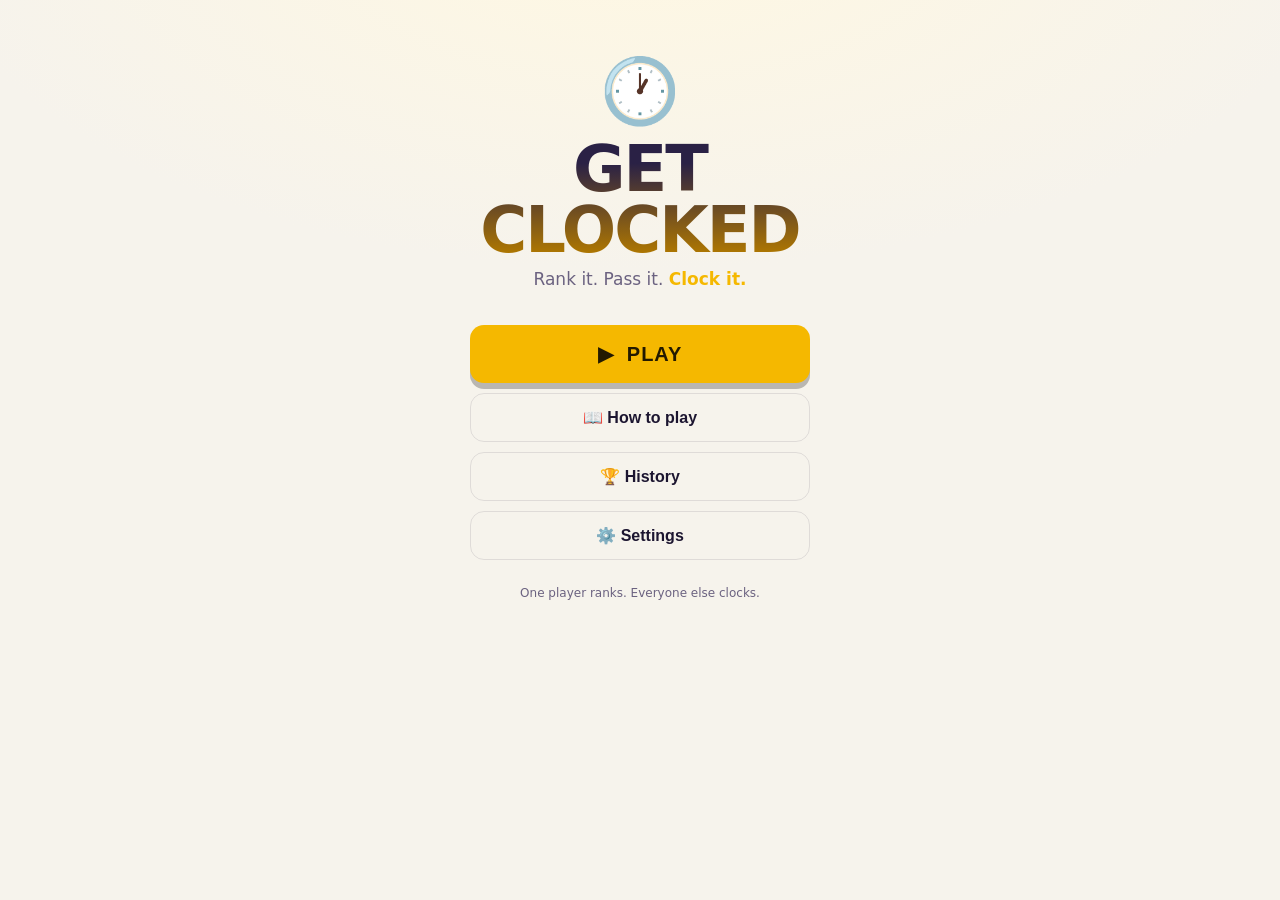
<file: index.html>
<!DOCTYPE html>
<html lang="en" data-theme="dark">
<head>
<meta charset="utf-8">
<meta name="viewport" content="width=device-width, initial-scale=1, viewport-fit=cover">
<title>GET CLOCKED — Rank it. Pass it. Clock it.</title>
<meta name="description" content="GET CLOCKED: the pass-and-play party game. Rank it. Pass it. Clock it.">
<link rel="icon" href="favicon.svg" type="image/svg+xml">
<link rel="manifest" href="manifest.json">
<meta name="theme-color" content="#16121f">
<link rel="stylesheet" href="css/styles.css">
</head>
<body>
<div id="app"><main id="screen"></main></div>
<script src="js/data.js"></script>
<script src="js/store.js"></script>
<script src="js/ads.js"></script>
<script src="js/haptics.js"></script>
<script src="js/app.js"></script>
<script src="js/game.js"></script>
<script>
/* Offline shell: cache the app so pass-and-play works with no connection.
 * Guarded — plain http(s) only, so the Capacitor wrapper and file:// are unaffected. */
if ("serviceWorker" in navigator && location.protocol.indexOf("http") === 0) {
  window.addEventListener("load", function () {
    navigator.serviceWorker.register("sw.js").catch(function () { /* offline is best-effort */ });
  });
}
</script>
</body>
</html>
</file>
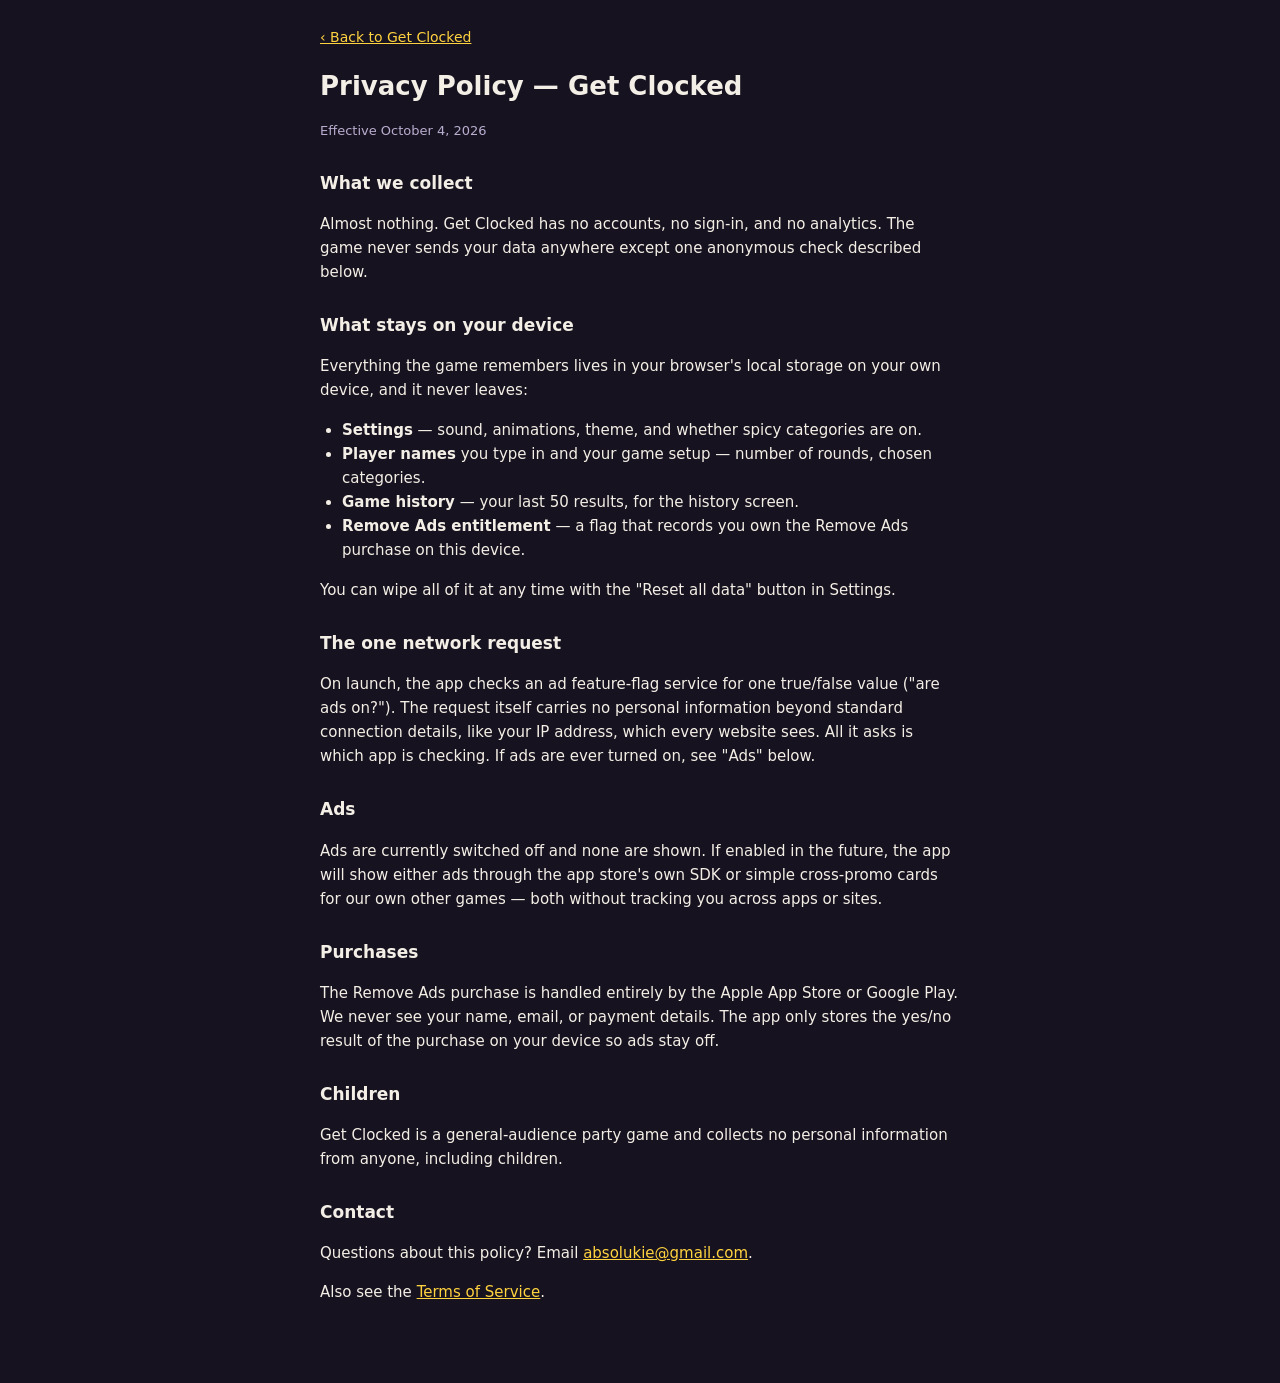
<file: privacy.html>
<!DOCTYPE html>
<html lang="en" data-theme="dark">
<head>
<meta charset="utf-8">
<meta name="viewport" content="width=device-width, initial-scale=1, viewport-fit=cover">
<title>Privacy Policy — GET CLOCKED</title>
<meta name="theme-color" content="#16121f">
<style>
:root{--bg:#16121f;--fg:#f4efe6;--mut:#b9aed0;--line:rgba(255,255,255,.12)}
*{box-sizing:border-box}
body{margin:0;background:var(--bg);color:var(--fg);font-family:system-ui,-apple-system,"Segoe UI",Roboto,sans-serif;line-height:1.6;padding:24px 18px 64px}
main{max-width:640px;margin:0 auto}
h1{font-size:26px;margin:0 0 4px}
h2{font-size:17px;margin:28px 0 6px}
p,li{font-size:15px;color:var(--fg)}
p.mut{color:var(--mut);font-size:13px}
ul{padding-left:22px}
a{color:#ffd23f;touch-action:manipulation}
.back{display:inline-block;margin-bottom:18px;font-size:14px}
</style>
</head>
<body>
<main>
<a class="back" href="index.html">‹ Back to Get Clocked</a>
<h1>Privacy Policy — Get Clocked</h1>
<p class="mut">Effective October 4, 2026</p>

<h2>What we collect</h2>
<p>Almost nothing. Get Clocked has no accounts, no sign-in, and no analytics. The game never sends your data anywhere except one anonymous check described below.</p>

<h2>What stays on your device</h2>
<p>Everything the game remembers lives in your browser's local storage on your own device, and it never leaves:</p>
<ul>
<li><b>Settings</b> — sound, animations, theme, and whether spicy categories are on.</li>
<li><b>Player names</b> you type in and your game setup — number of rounds, chosen categories.</li>
<li><b>Game history</b> — your last 50 results, for the history screen.</li>
<li><b>Remove Ads entitlement</b> — a flag that records you own the Remove Ads purchase on this device.</li>
</ul>
<p>You can wipe all of it at any time with the "Reset all data" button in Settings.</p>

<h2>The one network request</h2>
<p>On launch, the app checks an ad feature-flag service for one true/false value ("are ads on?"). The request itself carries no personal information beyond standard connection details, like your IP address, which every website sees. All it asks is which app is checking. If ads are ever turned on, see "Ads" below.</p>

<h2>Ads</h2>
<p>Ads are currently switched off and none are shown. If enabled in the future, the app will show either ads through the app store's own SDK or simple cross-promo cards for our own other games — both without tracking you across apps or sites.</p>

<h2>Purchases</h2>
<p>The Remove Ads purchase is handled entirely by the Apple App Store or Google Play. We never see your name, email, or payment details. The app only stores the yes/no result of the purchase on your device so ads stay off.</p>

<h2>Children</h2>
<p>Get Clocked is a general-audience party game and collects no personal information from anyone, including children.</p>

<h2>Contact</h2>
<p>Questions about this policy? Email <a href="mailto:absolukie@gmail.com">absolukie@gmail.com</a>.</p>
<p>Also see the <a href="terms.html">Terms of Service</a>.</p>
</main>
</body>
</html>
</file>
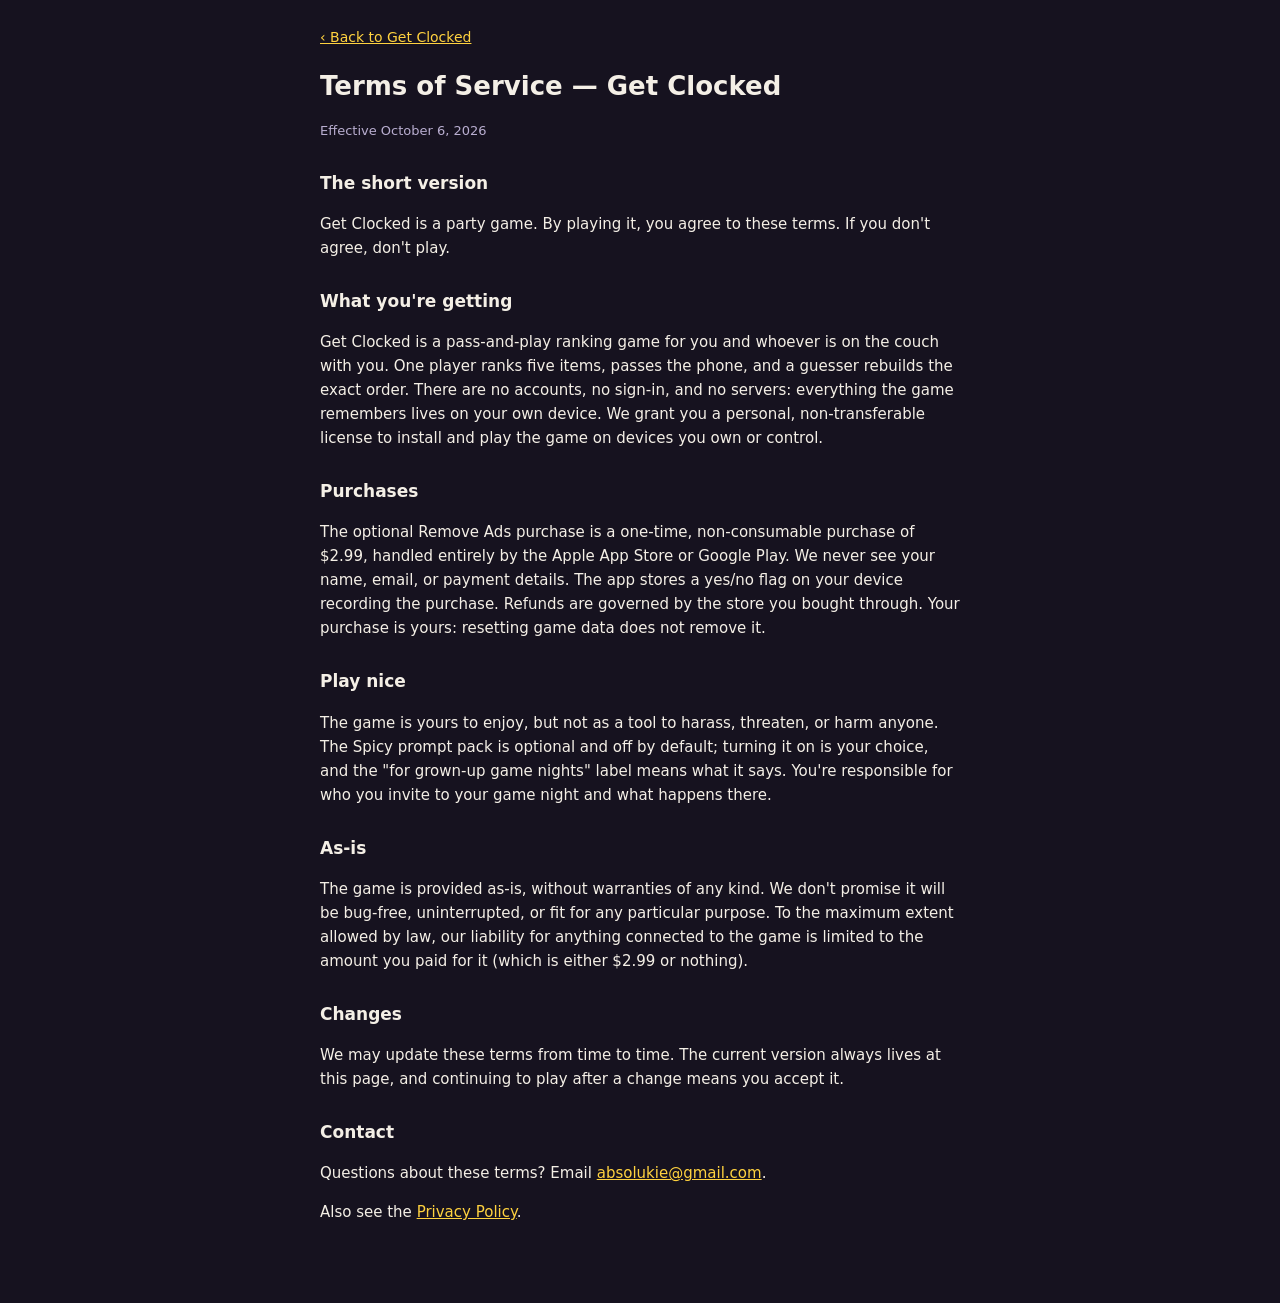
<file: terms.html>
<!DOCTYPE html>
<html lang="en" data-theme="dark">
<head>
<meta charset="utf-8">
<meta name="viewport" content="width=device-width, initial-scale=1, viewport-fit=cover">
<title>Terms of Service — GET CLOCKED</title>
<meta name="theme-color" content="#16121f">
<style>
:root{--bg:#16121f;--fg:#f4efe6;--mut:#b9aed0;--line:rgba(255,255,255,.12)}
*{box-sizing:border-box}
body{margin:0;background:var(--bg);color:var(--fg);font-family:system-ui,-apple-system,"Segoe UI",Roboto,sans-serif;line-height:1.6;padding:24px 18px 64px}
main{max-width:640px;margin:0 auto}
h1{font-size:26px;margin:0 0 4px}
h2{font-size:17px;margin:28px 0 6px}
p,li{font-size:15px;color:var(--fg)}
p.mut{color:var(--mut);font-size:13px}
ul{padding-left:22px}
a{color:#ffd23f;touch-action:manipulation}
.back{display:inline-block;margin-bottom:18px;font-size:14px}
</style>
</head>
<body>
<main>
<a class="back" href="index.html">‹ Back to Get Clocked</a>
<h1>Terms of Service — Get Clocked</h1>
<p class="mut">Effective October 6, 2026</p>

<h2>The short version</h2>
<p>Get Clocked is a party game. By playing it, you agree to these terms. If you don't agree, don't play.</p>

<h2>What you're getting</h2>
<p>Get Clocked is a pass-and-play ranking game for you and whoever is on the couch with you. One player ranks five items, passes the phone, and a guesser rebuilds the exact order. There are no accounts, no sign-in, and no servers: everything the game remembers lives on your own device. We grant you a personal, non-transferable license to install and play the game on devices you own or control.</p>

<h2>Purchases</h2>
<p>The optional Remove Ads purchase is a one-time, non-consumable purchase of $2.99, handled entirely by the Apple App Store or Google Play. We never see your name, email, or payment details. The app stores a yes/no flag on your device recording the purchase. Refunds are governed by the store you bought through. Your purchase is yours: resetting game data does not remove it.</p>

<h2>Play nice</h2>
<p>The game is yours to enjoy, but not as a tool to harass, threaten, or harm anyone. The Spicy prompt pack is optional and off by default; turning it on is your choice, and the "for grown-up game nights" label means what it says. You're responsible for who you invite to your game night and what happens there.</p>

<h2>As-is</h2>
<p>The game is provided as-is, without warranties of any kind. We don't promise it will be bug-free, uninterrupted, or fit for any particular purpose. To the maximum extent allowed by law, our liability for anything connected to the game is limited to the amount you paid for it (which is either $2.99 or nothing).</p>

<h2>Changes</h2>
<p>We may update these terms from time to time. The current version always lives at this page, and continuing to play after a change means you accept it.</p>

<h2>Contact</h2>
<p>Questions about these terms? Email <a href="mailto:absolukie@gmail.com">absolukie@gmail.com</a>.</p>
<p>Also see the <a href="privacy.html">Privacy Policy</a>.</p>
</main>
</body>
</html>
</file>
<file: css/styles.css>
:root{
  --bg:#16121f; --bg2:#1d1730; --card:#241d3a; --card2:#2c2350;
  --ink:#ffffff; --mut:#b9aecb; --line:rgba(255,255,255,.09);
  --acc:#ffd23f; --acc-ink:#231a00; --pink:#ff5d8f; --blue:#4cc9f0; --green:#7bf59b;
  --danger:#ff6b6b; --radius:18px;
  --shadow:0 10px 30px rgba(0,0,0,.35);
}
[data-theme="light"]{
  --bg:#f6f3ec; --bg2:#efe9dc; --card:#ffffff; --card2:#f3efe4;
  --ink:#1c1530; --mut:#6b6280; --line:rgba(20,10,40,.1);
  --acc:#f5b800; --acc-ink:#231a00;
  --shadow:0 10px 26px rgba(60,40,90,.14);
}
*{box-sizing:border-box; -webkit-tap-highlight-color:transparent;}
html,body{margin:0;padding:0;}
body{
  background:radial-gradient(1200px 600px at 50% -10%, #2b2144 0%, var(--bg) 55%) fixed, var(--bg);
  color:var(--ink);
  font-family:"Avenir Next","Segoe UI",system-ui,-apple-system,sans-serif;
  min-height:100vh; min-height:100dvh;
}
[data-theme="light"] body{background:radial-gradient(1200px 600px at 50% -10%, #fff8e2 0%, var(--bg) 60%) fixed, var(--bg);}
#app{max-width:540px;margin:0 auto;min-height:100dvh;display:flex;flex-direction:column;}
#screen{flex:1;padding:20px 16px calc(28px + env(safe-area-inset-bottom));}
.screen.enter{animation:rise .28s ease both;}
.screen.noanim.enter{animation:none;}
@keyframes rise{from{opacity:0;transform:translateY(14px);}to{opacity:1;transform:none;}}
@media (prefers-reduced-motion:reduce){.screen.enter{animation:none;}}

/* type */
h1{font-size:30px;margin:6px 0;letter-spacing:-.5px;font-weight:900;}
.sub{color:var(--mut);margin:0 0 14px;font-size:15px;line-height:1.45;}
.ghead{text-align:center;margin:8px 0 16px;}
.logo-mini{font-size:34px;}
.tagline{color:var(--mut);font-size:15px;margin-top:6px;}
.tagline b{color:var(--acc);}

/* hero */
.hero{text-align:center;padding:34px 10px 10px;}
.hero .clock{font-size:64px;animation:tick 2.4s ease-in-out infinite;display:inline-block;}
@keyframes tick{0%,100%{transform:rotate(-8deg);}50%{transform:rotate(8deg);}}
.hero .title{font-size:64px;font-weight:900;line-height:.95;letter-spacing:-2px;margin:10px 0 4px;
  background:linear-gradient(180deg,#fff 30%,var(--acc) 90%);-webkit-background-clip:text;background-clip:text;color:transparent;}
[data-theme="light"] .hero .title{background:linear-gradient(180deg,#2a2145 20%,#b07800 95%);-webkit-background-clip:text;background-clip:text;color:transparent;}
.hero .tagline{font-size:17px;margin:8px 0 26px;}
.hero .tagline b{color:var(--acc);}
.menu{display:flex;flex-direction:column;gap:10px;max-width:340px;margin:0 auto;}
.foot{margin-top:26px;text-align:center;color:var(--mut);font-size:12px;}

/* buttons */
.btn{border:0;border-radius:14px;padding:14px 18px;font-size:16px;font-weight:800;cursor:pointer;
  background:var(--card);color:var(--ink);border:1px solid var(--line);transition:transform .08s ease, filter .15s;}
.btn:active{transform:scale(.97);}
.btn.primary{background:var(--acc);color:var(--acc-ink);border:0;box-shadow:0 6px 0 rgba(0,0,0,.25);}
.btn.primary:active{transform:translateY(3px);box-shadow:0 2px 0 rgba(0,0,0,.25);}
.btn.big{font-size:20px;padding:17px;letter-spacing:1px;}
.btn.ghost{background:transparent;}
.btn.small{padding:9px 13px;font-size:14px;border-radius:11px;}
.btn.danger{background:transparent;border:1px solid var(--danger);color:var(--danger);}
.btn.block{width:100%;}
.btn.sel{border-color:var(--acc);color:var(--acc);}
.btn:disabled{opacity:.35;}
.stepbadge{display:inline-block;background:var(--pink);color:#fff;font-weight:900;font-size:13px;letter-spacing:2px;
  padding:7px 14px;border-radius:999px;margin-bottom:8px;}
.stepbadge.s1{background:var(--blue);} .stepbadge.s2{background:var(--pink);} .stepbadge.s3{background:var(--acc);color:var(--acc-ink);}

/* cards & rows */
.card{background:var(--card);border:1px solid var(--line);border-radius:var(--radius);padding:16px;margin:12px 0;box-shadow:var(--shadow);}
.rowline{display:flex;align-items:center;gap:10px;}
.grow{flex:1;min-width:0;}
input[type=text]{width:100%;background:var(--bg2);border:1px solid var(--line);color:var(--ink);
  border-radius:12px;padding:13px 14px;font-size:16px;outline:none;}
input[type=text]:focus{border-color:var(--acc);}
.plist{display:flex;flex-direction:column;gap:8px;margin:10px 0;}
.prow{display:flex;align-items:center;gap:10px;background:var(--card);border:1px solid var(--line);border-radius:12px;padding:10px 12px;}
.prow .nm{flex:1;font-weight:700;font-size:16px;overflow:hidden;text-overflow:ellipsis;white-space:nowrap;}
.xbtn{border:0;background:transparent;color:var(--mut);font-size:18px;cursor:pointer;padding:6px 10px;border-radius:8px;}
.field{margin:14px 0;}
.field label{display:block;font-weight:800;font-size:13px;letter-spacing:1.5px;color:var(--mut);margin-bottom:8px;}
.seg{display:flex;gap:8px;flex-wrap:wrap;}

/* categories */
.catbtns{display:flex;gap:8px;margin:10px 0 4px;}
.cats{display:flex;flex-wrap:wrap;gap:8px;margin:12px 0;}
.chip{border:1.5px solid var(--line);background:var(--card);color:var(--ink);border-radius:999px;
  padding:9px 14px;font-size:14px;font-weight:700;cursor:pointer;transition:all .12s;}
.chip:active{transform:scale(.95);}
.chip.sel{background:var(--acc);border-color:var(--acc);color:var(--acc-ink);}
.chip.spicy.sel{background:var(--pink);border-color:var(--pink);color:#fff;}
/* checkmark always reserves its space: selecting never changes chip size */
.chip .ck{display:inline-block;min-width:1em;}
.chip:not(.sel) .ck{visibility:hidden;}
.catcount{text-align:center;color:var(--mut);font-weight:800;letter-spacing:1.5px;font-size:13px;margin:12px 0;}
.stickybar{position:sticky;bottom:calc(12px + env(safe-area-inset-bottom));background:var(--bg2);
  border:1px solid var(--line);border-radius:16px;padding:12px;box-shadow:var(--shadow);}

/* ordering */
.olist{display:flex;flex-direction:column;gap:8px;margin:14px 0;}
.orow{display:flex;align-items:center;gap:10px;background:var(--card);border:1px solid var(--line);
  border-radius:14px;padding:10px 8px 10px 12px;}
.onum{font-weight:900;color:var(--acc);font-size:17px;min-width:38px;}
.otxt{flex:1;font-weight:700;font-size:16px;line-height:1.3;}
.octl{display:flex;flex-direction:column;gap:4px;}
.obtn{border:1px solid var(--line);background:var(--bg2);color:var(--ink);border-radius:9px;
  width:44px;height:34px;font-size:14px;cursor:pointer;font-weight:900;}
.obtn:active{background:var(--acc);color:var(--acc-ink);}
.obtn:disabled{opacity:.25;}
.qcard{background:linear-gradient(135deg,var(--card2),var(--card));border:1px solid var(--line);
  border-radius:var(--radius);padding:18px;text-align:center;margin:10px 0;}
.qcard .qc{font-size:12px;font-weight:900;letter-spacing:2px;color:var(--acc);margin-bottom:6px;}
.qcard .qq{font-size:21px;font-weight:900;line-height:1.3;}
.qcard .qh{color:var(--mut);font-size:13px;margin-top:8px;}
.passhero{text-align:center;padding:30px 10px;}
.passhero .big{font-size:52px;font-weight:900;letter-spacing:-1px;line-height:1;margin:12px 0;}
.passhero .eye{font-size:46px;}
.passhero p{color:var(--mut);font-size:16px;}

/* reveal */
.bigscore{font-size:84px;font-weight:900;text-align:center;letter-spacing:-3px;line-height:1;margin:6px 0;}
.verdict{text-align:center;font-size:24px;font-weight:900;margin:4px 0 14px;}
.verdict small{display:block;font-size:15px;color:var(--mut);font-weight:700;margin-top:4px;}
.cmp{display:grid;grid-template-columns:1fr 1fr;gap:8px;margin:12px 0;}
.cmp h4{margin:0 0 8px;font-size:12px;letter-spacing:1.5px;color:var(--mut);text-align:center;}
.cmp ul{list-style:none;margin:0;padding:0;display:flex;flex-direction:column;gap:6px;}
.cmp li{background:var(--card);border:1px solid var(--line);border-radius:10px;padding:9px 10px;font-size:14px;font-weight:700;display:flex;gap:8px;align-items:center;}
.cmp li.ok{border-color:var(--green);}
.cmp li.no{opacity:.75;}
.cmp li .mk{margin-left:auto;}

/* leaderboard */
.brow{display:flex;align-items:center;gap:12px;background:var(--card);border:1px solid var(--line);
  border-radius:14px;padding:13px 14px;margin:8px 0;}
.brow.win{border-color:var(--acc);background:linear-gradient(135deg,var(--card2),var(--card));}
.brow .rk{font-size:22px;font-weight:900;min-width:34px;text-align:center;}
.brow .nm{flex:1;font-weight:800;font-size:17px;}
.brow .pt{font-weight:900;color:var(--acc);font-size:18px;}
.sharecard{background:linear-gradient(135deg,#2b2144,#1c2b4a);border:1px solid var(--acc);border-radius:var(--radius);
  padding:20px;text-align:center;margin:14px 0;color:#fff;}
[data-theme="light"] .sharecard{background:linear-gradient(135deg,#2a2145,#173a5e);}
.sharecard .st{font-size:26px;font-weight:900;letter-spacing:-.5px;}
.sharecard .ss{white-space:pre-line;margin:10px 0;font-size:15px;line-height:1.6;color:#e8e2f5;}

/* settings */
.setrow{display:flex;align-items:center;gap:12px;background:var(--card);border:1px solid var(--line);
  border-radius:14px;padding:14px;margin:8px 0;}
.setrow .grow .setlabel{font-weight:800;font-size:16px;}
.setrow .grow .setdesc{color:var(--mut);font-size:13px;margin-top:2px;line-height:1.4;}
.toggle{width:56px;height:32px;border-radius:999px;border:0;background:var(--bg2);border:1px solid var(--line);
  position:relative;cursor:pointer;flex-shrink:0;}
.toggle::after{content:"";position:absolute;top:3px;left:4px;width:24px;height:24px;border-radius:50%;
  background:var(--mut);transition:all .18s;}
.toggle.on{background:var(--acc);border-color:var(--acc);}
.toggle.on::after{left:26px;background:var(--acc-ink);}

/* history */
.hrow{background:var(--card);border:1px solid var(--line);border-radius:14px;padding:13px 14px;margin:8px 0;}
.hrow .hd{font-weight:800;font-size:15px;}
.hrow .hs{color:var(--mut);font-size:13px;margin-top:3px;line-height:1.5;}
.hrnds{margin-top:8px;border-top:1px dashed var(--line);padding-top:7px;display:flex;flex-direction:column;}
.hrnd{display:flex;gap:8px;align-items:baseline;font-size:13px;padding:2px 0;}
.hrn{font-weight:900;color:var(--acc);min-width:26px;}
.hrnd .hrs{margin-left:auto;font-weight:800;white-space:nowrap;}
.hrq{color:var(--mut);font-size:12px;white-space:nowrap;overflow:hidden;text-overflow:ellipsis;
  padding-left:34px;margin-bottom:4px;}
.empty{text-align:center;color:var(--mut);padding:34px 10px;font-size:15px;line-height:1.6;}

/* howto */
.howstep{display:flex;gap:14px;margin:16px 0;align-items:flex-start;}
.howstep .n{font-size:30px;}
.howstep b{font-size:17px;}
.howstep p{color:var(--mut);margin:4px 0 0;font-size:14px;line-height:1.5;}

.toast{position:fixed;left:50%;bottom:calc(30px + env(safe-area-inset-bottom));transform:translateX(-50%) translateY(20px);
  background:var(--ink);color:var(--bg);font-weight:800;font-size:14px;padding:12px 20px;border-radius:999px;
  opacity:0;transition:all .25s;z-index:10000;max-width:90%;text-align:center;}
.toast.show{opacity:1;transform:translateX(-50%) translateY(0);}
.kbd-hint{text-align:center;color:var(--mut);font-size:12px;margin-top:14px;}

/* drag reorder */
.ogrip{touch-action:none;cursor:grab;color:var(--mut);font-size:15px;letter-spacing:1px;
  padding:10px 6px;user-select:none;-webkit-user-select:none;flex-shrink:0;}
.ogrip:active{cursor:grabbing;color:var(--acc);}
.orow{transition:transform .18s ease;}
.orow.dragging{position:relative;z-index:5;transition:none;box-shadow:var(--shadow);border-color:var(--acc);}

/* category sections */
.catsec{margin:16px 0 4px;}
.catsec-head{display:flex;align-items:center;gap:8px;margin-bottom:4px;}
.catsec-name{font-weight:900;font-size:13px;letter-spacing:1.4px;text-transform:uppercase;color:var(--mut);flex:1;}
.catsec-head .btn{padding:6px 11px;font-size:12px;border-radius:9px;}
.catsec .cats{margin:6px 0 4px;}

/* surprise stepper */
.surrow{display:flex;align-items:center;gap:8px;margin:10px 0;padding:10px 12px;
  background:var(--card);border:1px dashed var(--line);border-radius:14px;}
.surrow .label{flex:1;font-weight:800;font-size:14px;}

/* mashup toggle */
.chip.big{font-size:15px;padding:10px 20px;}
.mashrow{margin:2px 0 6px;display:flex;flex-direction:column;gap:6px;align-items:flex-start;}
.msub{font-size:12.5px;color:var(--mut);line-height:1.5;}

/* tap-to-edit player names */
.prow .nm{cursor:pointer;}
.nmedit{font:inherit;font-weight:700;color:var(--ink);background:var(--bg2);
  border:1.5px solid var(--acc);border-radius:8px;padding:6px 10px;width:100%;max-width:220px;}

/* mashup category tags */
.otxt .osub{font-size:11px;font-weight:800;letter-spacing:1px;text-transform:uppercase;color:var(--mut);margin-top:2px;}
.cs{font-size:10.5px;font-weight:800;letter-spacing:.6px;text-transform:uppercase;color:var(--mut);margin-left:6px;}

/* touch polish: rapid taps never zoom, card drags never scroll the page.
   The right gutter gives thumbs a place to scroll without grabbing a card. */
button{touch-action:manipulation;}
.orow{touch-action:none;margin-right:14px;}

/* ---------- house ads ---------- */
.adslot:empty{display:none;}
.housead{position:relative;display:flex;align-items:center;gap:12px;background:var(--card);
  border:1px solid var(--line);border-radius:14px;padding:12px 14px;margin:16px 0 4px;
  text-decoration:none;color:inherit;touch-action:manipulation;}
.housead-e{font-size:30px;line-height:1;}
.housead-t{display:flex;flex-direction:column;gap:2px;flex:1;min-width:0;}
.housead-t b{font-size:15px;}
.housead-t i{font-style:normal;color:var(--mut);font-size:12.5px;line-height:1.35;}
.housead-go{font-size:13px;font-weight:800;color:var(--acc);white-space:nowrap;}
.housead-lab{position:absolute;top:-9px;right:10px;background:var(--bg2);border:1px solid var(--line);
  color:var(--mut);font-size:10px;padding:1px 7px;border-radius:999px;letter-spacing:.4px;}
.admodal{position:fixed;inset:0;z-index:9998;background:rgba(0,0,0,.62);display:flex;
  align-items:center;justify-content:center;padding:24px;}
.admodal-card{width:100%;max-width:360px;}
.admodal-card .housead{margin:0 0 12px;}
</file>
